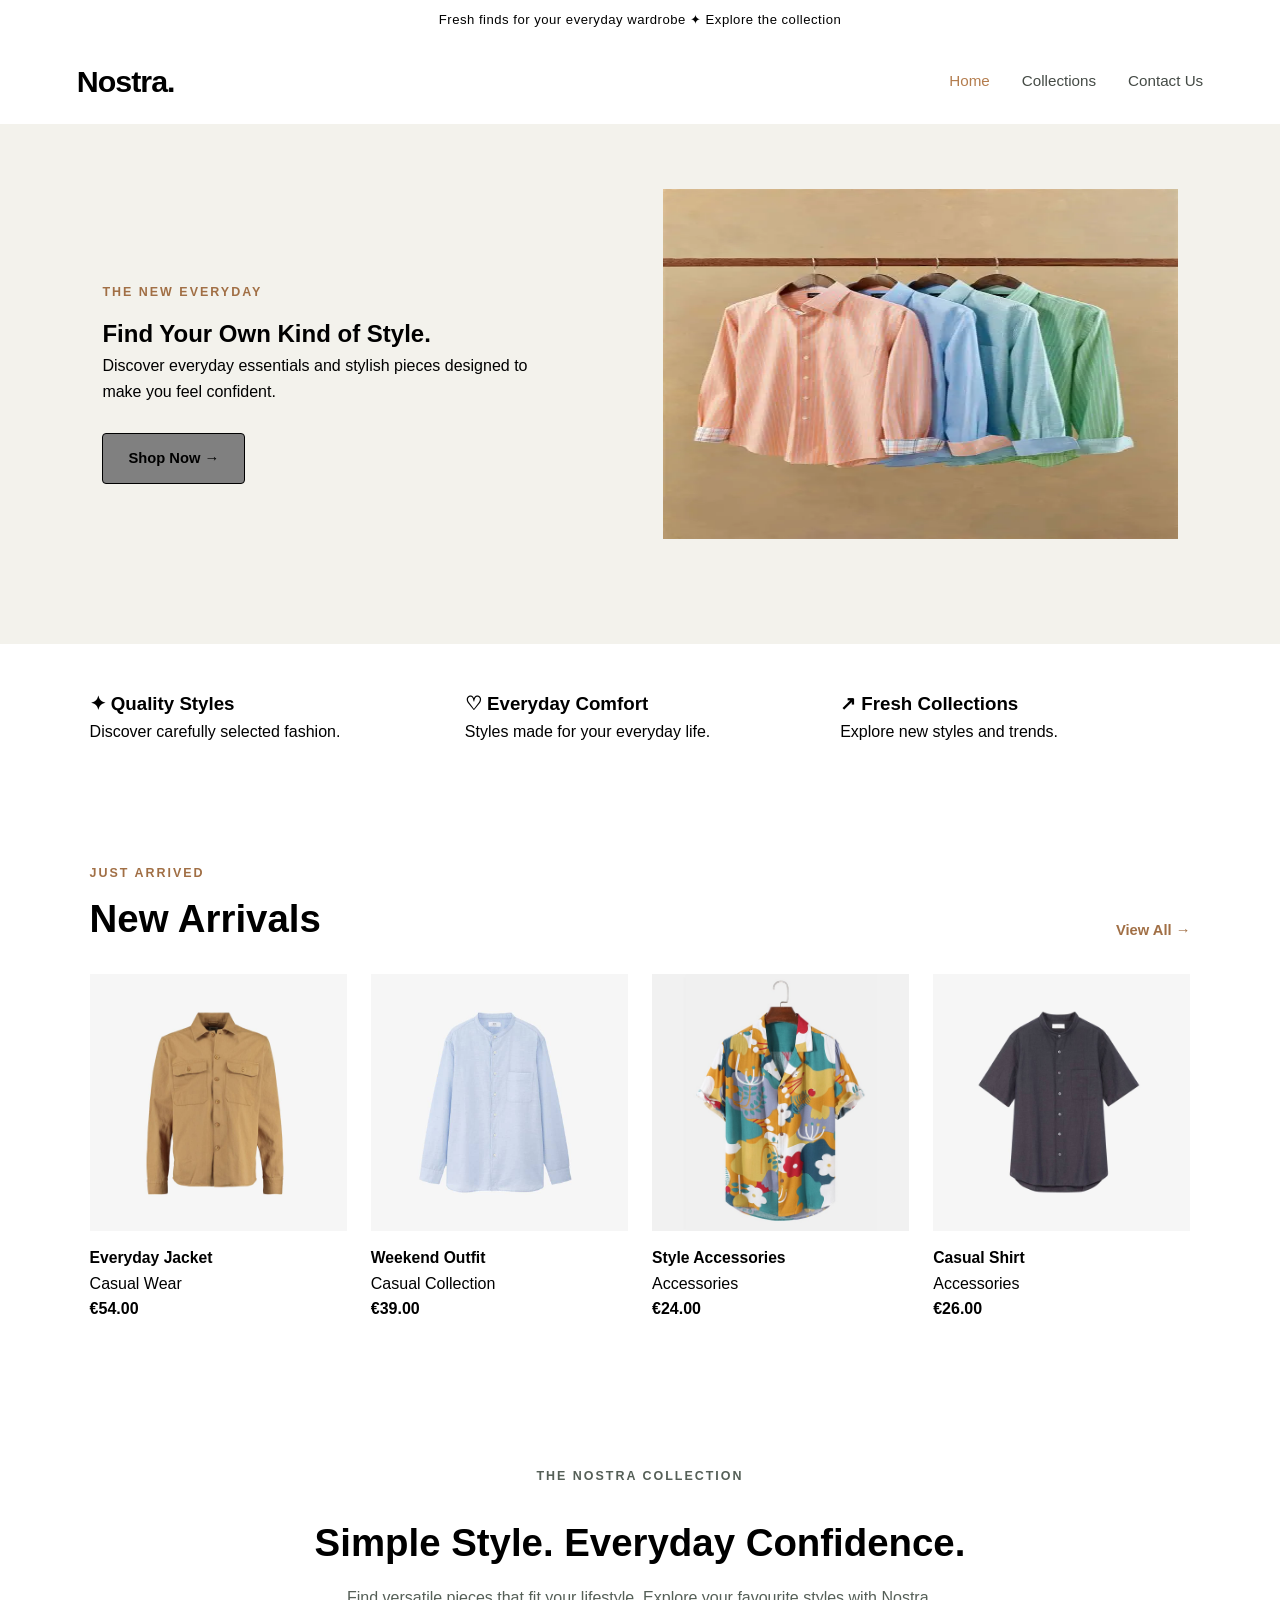
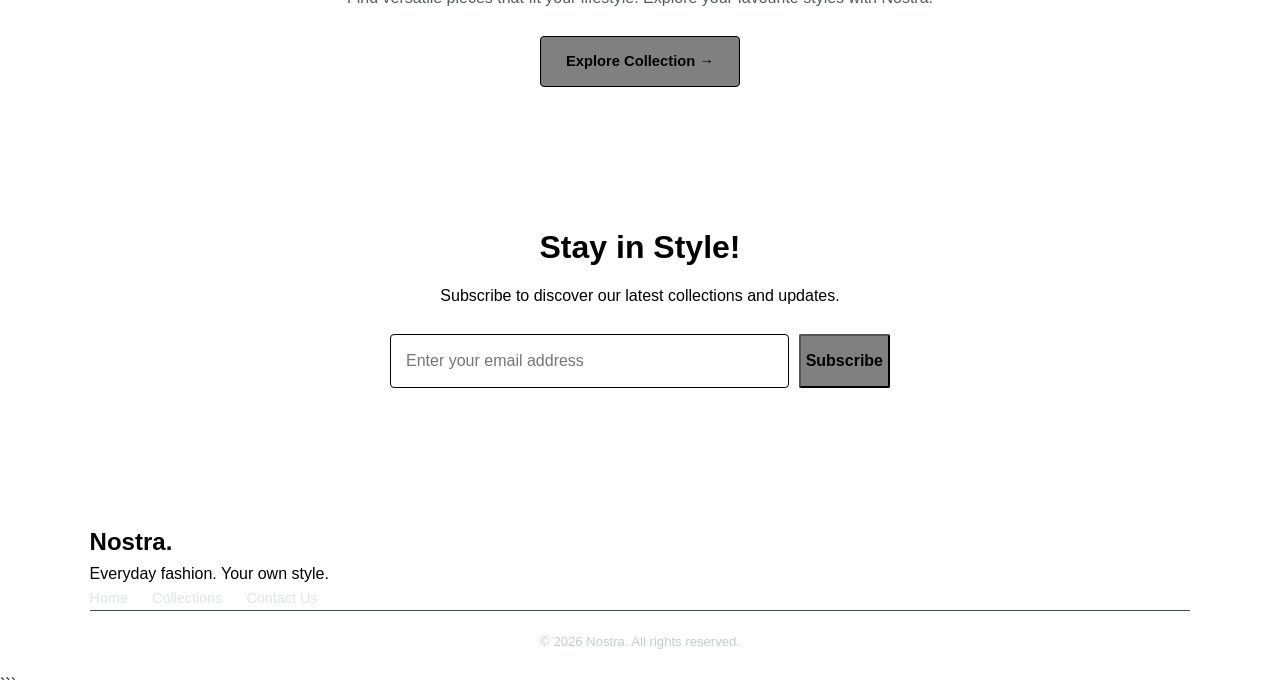
<file: index.html>
<!DOCTYPE html>
<html lang="en">

<head>
    <meta charset="UTF-8">
    <meta name="viewport" content="width=device-width, initial-scale=1.0">

    <title>Nostra - Home</title>

    <link rel="stylesheet" href="style.css">

    <link rel="preconnect" href="https://fonts.googleapis.com">
    <link href="https://fonts.googleapis.com/css2?family=Poppins:wght@400;500;600;700&display=swap"
        rel="stylesheet">

    <script src="script.js" defer></script>
</head>

<body>

    <!-- Announcement Bar -->
    <div class="announcement">
        Fresh finds for your everyday wardrobe ✦ Explore the collection
    </div>

    <!-- Navigation Bar -->
    <header class="navbar">

        <h1 class="logo">Nostra<span>.</span></h1>

        <button class="menu-toggle" aria-label="Toggle navigation"
            aria-expanded="false">☰</button>

        <nav class="nav-links">
            <a href="index.html" class="active">Home</a>
            <a href="collections.html">Collections</a>
            <a href="contact.html">Contact Us</a>
        </nav>

    </header>

    <!-- Hero Section -->
    <section class="hero">

        <div class="hero-content">

            <p class="eyebrow">THE NEW EVERYDAY</p>

            <h2>
                Find Your Own
                <span>Kind of Style.</span>
            </h2>

            <p>
                Discover everyday essentials and stylish pieces
                designed to make you feel confident.
            </p>

            <a href="collections.html" class="shop-button">
                Shop Now →
            </a>

        </div>

        <div class="hero-image">

            <img
                src="./images/image2.webp"
                alt="Fashion collection">

        </div>

    </section>

    <!-- Features Section -->
    <section class="features">

        <div>
            <h3>✦ Quality Styles</h3>
            <p>Discover carefully selected fashion.</p>
        </div>

        <div>
            <h3>♡ Everyday Comfort</h3>
            <p>Styles made for your everyday life.</p>
        </div>

        <div>
            <h3>↗ Fresh Collections</h3>
            <p>Explore new styles and trends.</p>
        </div>

    </section>

    <!-- New Arrivals -->
    <section class="products-section">

        <div class="section-heading">
            <div>
                <p class="eyebrow">JUST ARRIVED</p>
                <h2>New Arrivals</h2>
            </div>

            <a href="collections.html" class="view-link">
                View All →
            </a>
        </div>

        <div class="product-container">

            <!-- Product 1 -->
            <div class="product-card">

                <img
                    src="./images/mw-img1.jpg"
                    alt="Stylish jacket">

                <h3>Everyday Jacket</h3>

                <p>Casual Wear</p>

                <h4>€54.00</h4>

            </div>

            <!-- Product 2 -->
            <div class="product-card">

                <img
                    src="./images/mw-img2.jpg"
                    alt="Fashion outfit">

                <h3>Weekend Outfit</h3>

                <p>Casual Collection</p>

                <h4>€39.00</h4>

            </div>

            <!-- Product 3 -->
            <div class="product-card">

                <img
                    src="./images/mw-img3.jpg"
                    alt="Fashion accessories">

                <h3>Style Accessories</h3>

                <p>Accessories</p>

                <h4>€24.00</h4>

            </div>

            <div class="product-card">

                <img
                    src="./images/mw-img4.jpg"
                    alt="Fashion accessories">

                <h3>Casual Shirt</h3>

                <p>Accessories</p>

                <h4>€26.00</h4>

            </div>

        </div>

    </section>

    <!-- Promotional Section -->
    <section class="promo-section">

        <div>
            <p class="eyebrow">THE NOSTRA COLLECTION</p>

            <h2>
                Simple Style.
                <span>Everyday Confidence.</span>
            </h2>

            <p>
                Find versatile pieces that fit your lifestyle.
                Explore your favourite styles with Nostra.
            </p>

            <a href="collections.html" class="shop-button">
                Explore Collection →
            </a>
        </div>

    </section>

    <!-- Newsletter Section -->
    <section class="newsletter">

        <h2>Stay in Style!</h2>

        <p>
            Subscribe to discover our latest collections and updates.
        </p>

        <form data-newsletter>

            <input
                type="email" id="email"
                placeholder="Enter your email address"
                aria-label="Email address"
                required>

            <button type="submit" id="btn">Subscribe</button>

        </form>

        <p class="form-message" aria-live="polite"></p>

    </section>

    <!-- Footer -->
    <footer class="footer">

        <h2>Nostra<span>.</span></h2>

        <p>Everyday fashion. Your own style.</p>

        <div class="footer-links">
            <a href="index.html">Home</a>
            <a href="collections.html">Collections</a>
            <a href="contact.html">Contact Us</a>
        </div>

        <p class="copyright">
            © 2026 Nostra. All rights reserved.
        </p>

    </footer>

</body>

</html>
```
</file>
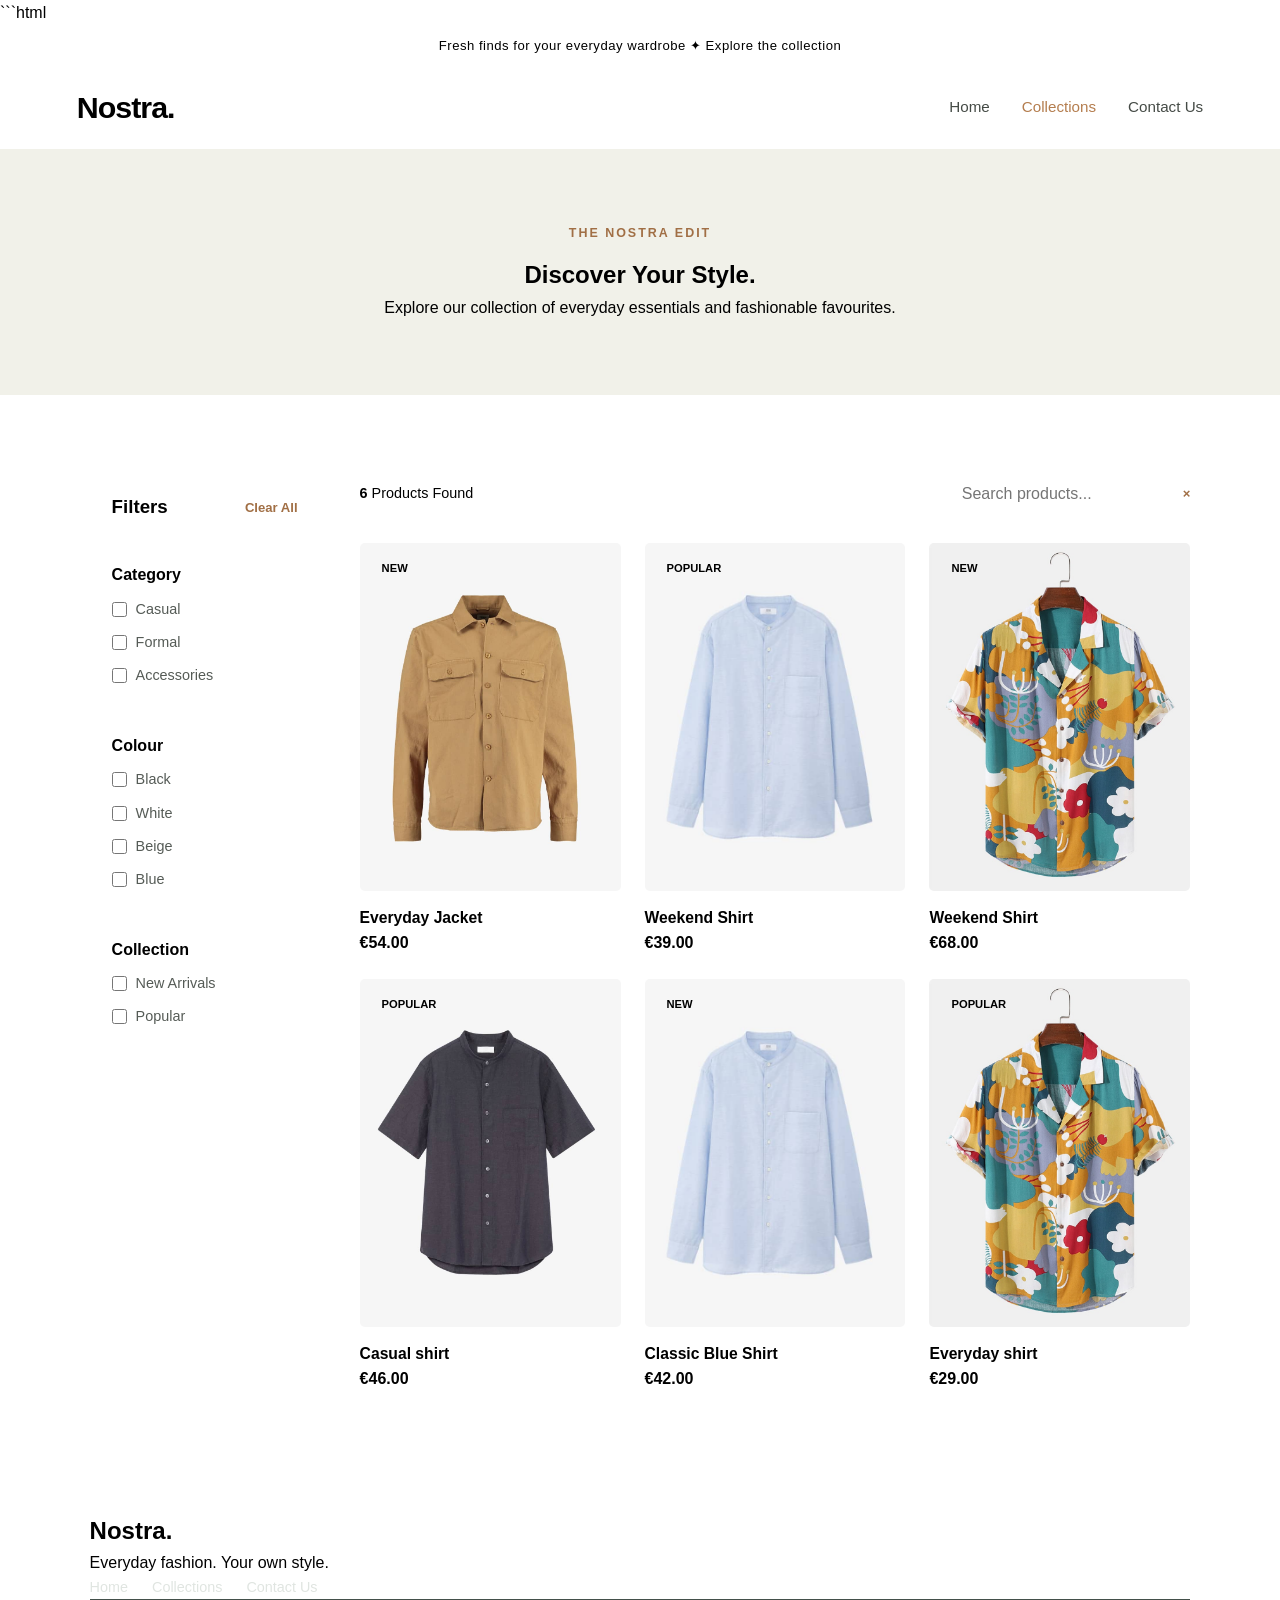
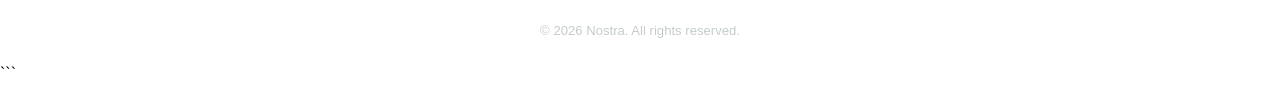
<file: collections.html>
```html
<!DOCTYPE html>
<html lang="en">

<head>
    <meta charset="UTF-8">
    <meta name="viewport" content="width=device-width, initial-scale=1.0">

    <title>Nostra - Collections</title>

    <link rel="stylesheet" href="style.css">

    <link rel="preconnect" href="https://fonts.googleapis.com">
    <link href="https://fonts.googleapis.com/css2?family=Poppins:wght@400;500;600;700&display=swap"
        rel="stylesheet">

    <script src="script.js" defer></script>
</head>

<body>

    <!-- Announcement Bar -->
    <div class="announcement">
        Fresh finds for your everyday wardrobe ✦ Explore the collection
    </div>

    <!-- Navigation Bar -->
    <header class="navbar">

        <h1 class="logo">Nostra<span>.</span></h1>

        <button class="menu-toggle" aria-label="Toggle navigation"
            aria-expanded="false">☰</button>

        <nav class="nav-links">
            <a href="index.html">Home</a>
            <a href="collections.html" class="active">Collections</a>
            <a href="contact.html">Contact Us</a>
        </nav>

    </header>

    <!-- Page Heading -->
    <section class="collection-banner">

        <p class="eyebrow">THE NOSTRA EDIT</p>

        <h2>Discover Your <span>Style.</span></h2>

        <p>
            Explore our collection of everyday essentials and
            fashionable favourites.
        </p>

    </section>

    <!-- Collections Section -->
    <section class="collections-section">

        <!-- Filters Sidebar -->
        <aside class="filters">

            <div class="filter-heading">
                <h3>Filters</h3>
                <button type="button" id="clear-filters">Clear All</button>
            </div>

            <!-- Category Filter -->
            <div class="filter-group">

                <h4>Category</h4>

                <label>
                    <input type="checkbox" name="category" value="casual">
                    Casual
                </label>

                <label>
                    <input type="checkbox" name="category" value="formal">
                    Formal
                </label>

                <label>
                    <input type="checkbox" name="category" value="accessories">
                    Accessories
                </label>

            </div>

            <!-- Colour Filter -->
            <div class="filter-group">

                <h4>Colour</h4>

                <label>
                    <input type="checkbox" name="color" value="black">
                    Black
                </label>

                <label>
                    <input type="checkbox" name="color" value="white">
                    White
                </label>

                <label>
                    <input type="checkbox" name="color" value="beige">
                    Beige
                </label>

                <label>
                    <input type="checkbox" name="color" value="blue">
                    Blue
                </label>

            </div>

            <!-- Collection Filter -->
            <div class="filter-group">

                <h4>Collection</h4>

                <label>
                    <input type="checkbox" name="arrival" value="new">
                    New Arrivals
                </label>

                <label>
                    <input type="checkbox" name="arrival" value="popular">
                    Popular
                </label>

            </div>

        </aside>

        <!-- Products Area -->
        <div class="collection-products">

            <!-- Search Bar -->
            <div class="collection-toolbar">

                <p>
                    <strong id="result-count">6</strong>
                    Products Found
                </p>

                <div class="search-box">

                    <input
                        type="search"
                        id="product-search"
                        placeholder="Search products..."
                        aria-label="Search products">

                    <button
                        type="button"
                        id="clear-search"
                        aria-label="Clear search">
                        ×
                    </button>

                </div>

            </div>

            <!-- Product Grid -->
            <div class="product-container" id="product-grid">

                <!-- Product 1 -->
                <div class="product-card"
                    data-name="Everyday Jacket"
                    data-category="casual"
                    data-color="beige"
                    data-arrival="new">

                    <div class="product-image">
                        <img
                            src="./images/mw-img1.jpg"
                            alt="Everyday jacket">

                        <span class="badge">NEW</span>
                    </div>

                    <h3>Everyday Jacket</h3>
                    
                    <h4>€54.00</h4>

                </div>

                <!-- Product 2 -->
                <div class="product-card"
                    data-name="Weekend Shirt"
                    data-category="casual"
                    data-color="white"
                    data-arrival="popular">

                    <div class="product-image">
                        <img
                            src="./images/mw-img2.jpg"
                            alt="White casual shirt">

                        <span class="badge">POPULAR</span>
                    </div>

                    <h3>Weekend Shirt</h3>
                  
                    <h4>€39.00</h4>

                </div>

                <!-- Product 3 -->
                <div class="product-card"
                    data-name="City Blazer"
                    data-category="formal"
                    data-color="black"
                    data-arrival="new">

                    <div class="product-image">
                        <img
                            src="./images/mw-img3.jpg"
                            alt="Black blazer">

                        <span class="badge">NEW</span>
                    </div>

                    <h3>Weekend Shirt</h3>
                   
                    <h4>€68.00</h4>

                </div>

                <!-- Product 4 -->
                <div class="product-card"
                    data-name="Soft Knit Sweater"
                    data-category="casual"
                    data-color="beige"
                    data-arrival="popular">

                    <div class="product-image">
                        <img
                            src="./images/mw-img4.jpg"
                            alt="Knit sweater">

                        <span class="badge">POPULAR</span>
                    </div>

                    <h3>Casual shirt</h3>
                    
                    <h4>€46.00</h4>

                </div>

                <!-- Product 5 -->
                <div class="product-card"
                    data-name="Classic Blue Shirt"
                    data-category="formal"
                    data-color="blue"
                    data-arrival="new">

                    <div class="product-image">
                        <img
                            src="./images/mw-img2.jpg"
                            alt="Blue shirt">

                        <span class="badge">NEW</span>
                    </div>

                    <h3>Classic Blue Shirt</h3>
                 
                    <h4>€42.00</h4>

                </div>

                <!-- Product 6 -->
                <div class="product-card"
                    data-name="Everyday Tote"
                    data-category="accessories"
                    data-color="beige"
                    data-arrival="popular">

                    <div class="product-image">
                        <img
                            src="./images/mw-img3.jpg"
                            alt="Everyday shirt">

                        <span class="badge">POPULAR</span>
                    </div>

                    <h3>Everyday shirt</h3>
                  
                    <h4>€29.00</h4>

                </div>

                

            </div>

            <!-- No Results Message -->
            <p id="empty-state" class="empty-state" hidden>
                No products found. Try another search or clear your filters.
            </p>

        </div>

    </section>

    <!-- Footer -->
    <footer class="footer">

        <h2>Nostra<span>.</span></h2>

        <p>Everyday fashion. Your own style.</p>

        <div class="footer-links">
            <a href="index.html">Home</a>
            <a href="collections.html">Collections</a>
            <a href="contact.html">Contact Us</a>
        </div>

        <p class="copyright">
            © 2026 Nostra. All rights reserved.
        </p>

    </footer>

</body>

</html>
```
</file>
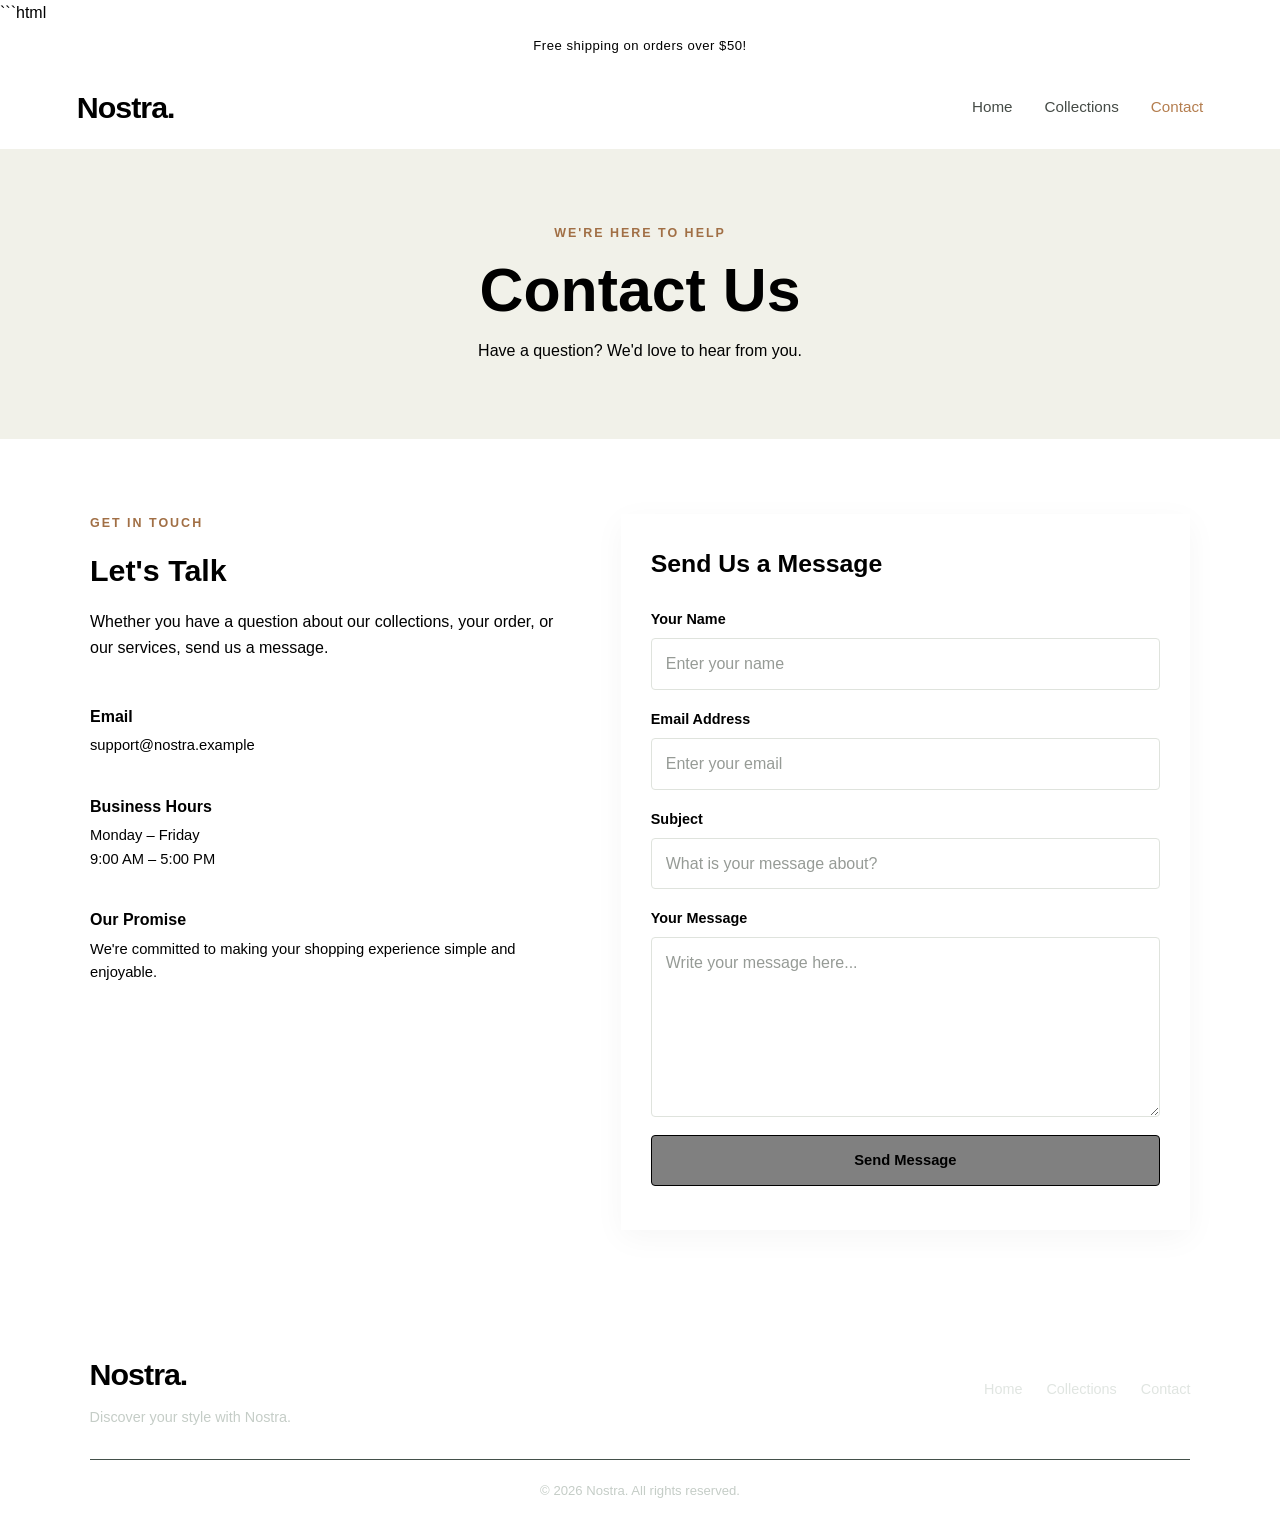
<file: contact.html>
```html
<!DOCTYPE html>
<html lang="en">
<head>
    <meta charset="UTF-8">
    <meta name="viewport" content="width=device-width, initial-scale=1.0">
    <meta name="description" content="Contact Nostra for questions about our products, orders, and services.">
    <title>Contact Us | Nostra</title>
    <link rel="stylesheet" href="style.css">
    <script src="script.js" defer></script>
</head>
<body>

    <!-- Announcement Bar -->
    <div class="announcement">
        Free shipping on orders over $50!
    </div>

    <!-- Navigation -->
    <header class="navbar">
        <a href="index.html" class="logo">Nostra<span>.</span></a>

        <button class="menu-toggle" type="button" aria-label="Toggle navigation" aria-expanded="false">
            ☰
        </button>

        <nav class="nav-links">
            <a href="index.html">Home</a>
            <a href="collections.html">Collections</a>
            <a href="contact.html" class="active">Contact</a>
        </nav>
    </header>

    <main>
        <!-- Contact Banner -->
        <section class="contact-banner">
            <p class="eyebrow">WE'RE HERE TO HELP</p>
            <h1>Contact Us</h1>
            <p>Have a question? We'd love to hear from you.</p>
        </section>

        <!-- Contact Section -->
        <section class="contact-section">
            <div class="contact-info">
                <p class="eyebrow">GET IN TOUCH</p>
                <h2>Let's Talk</h2>
                <p>
                    Whether you have a question about our collections,
                    your order, or our services, send us a message.
                </p>

                <div class="contact-detail">
                    <h3>Email</h3>
                    <p>support@nostra.example</p>
                </div>

                <div class="contact-detail">
                    <h3>Business Hours</h3>
                    <p>Monday – Friday</p>
                    <p>9:00 AM – 5:00 PM</p>
                </div>

                <div class="contact-detail">
                    <h3>Our Promise</h3>
                    <p>We're committed to making your shopping experience simple and enjoyable.</p>
                </div>
            </div>

            <!-- Contact Form -->
            <div class="contact-form">
                <h2>Send Us a Message</h2>

                <form id="contact-form">
                    <div class="form-group">
                        <label for="contact-name">Your Name</label>
                        <input
                            type="text"
                            id="contact-name"
                            name="name"
                            placeholder="Enter your name"
                            required
                        >
                    </div>

                    <div class="form-group">
                        <label for="contact-email">Email Address</label>
                        <input
                            type="email"
                            id="contact-email"
                            name="email"
                            placeholder="Enter your email"
                            required
                        >
                    </div>

                    <div class="form-group">
                        <label for="contact-subject">Subject</label>
                        <input
                            type="text"
                            id="contact-subject"
                            name="subject"
                            placeholder="What is your message about?"
                            required
                        >
                    </div>

                    <div class="form-group">
                        <label for="contact-message-input">Your Message</label>
                        <textarea
                            id="contact-message-input"
                            name="message"
                            rows="6"
                            placeholder="Write your message here..."
                            required
                        ></textarea>
                    </div>

                    <button type="submit" class="shop-button">Send Message</button>

                    <p id="contact-message" class="form-message" role="status" aria-live="polite"></p>
                </form>
            </div>
        </section>
    </main>

    <!-- Footer -->
    <footer class="footer">
        <div class="footer-content">
            <div>
                <a href="index.html" class="logo">Nostra<span>.</span></a>
                <p>Discover your style with Nostra.</p>
            </div>

            <div class="footer-links">
                <a href="index.html">Home</a>
                <a href="collections.html">Collections</a>
                <a href="contact.html">Contact</a>
            </div>
        </div>

        <p class="copyright">
            &copy; 2026 Nostra. All rights reserved.
        </p>
    </footer>

</body>
</html>
</file>
<file: style.css>
```css
/* =========================
   NOSTRA - GLOBAL STYLES
========================= */

:root {
    --primary: #1d2925;
    --secondary: #d9e5dc;
    --accent: #d9a477;
    --background: #ffffff;
    --light-background: #f6f7f4;
    --text: #242824;
    --muted: #737873;
    --border: #e5e8e3;
    --white: #ffffff;
    --radius: 12px;
    --transition: 0.25s ease;
}

* {
    margin: 0;
    padding: 0;
    box-sizing: border-box;
}

html {
    scroll-behavior: smooth;
}

body {
    font-family: Arial, Helvetica, sans-serif;
    background: var(--background);
    color: var(--text);
    line-height: 1.6;
}

img {
    display: block;
    max-width: 100%;
}

a {
    color: inherit;
    text-decoration: none;
}

button,
input,
textarea {
    font: inherit;
}

button {
    cursor: pointer;
}

button:focus-visible,
a:focus-visible,
input:focus-visible,
textarea:focus-visible {
    outline: 3px solid var(--accent);
    outline-offset: 3px;
}

.container {
    width: min(1200px, 90%);
    margin: 0 auto;
}

.eyebrow {
    color: #a16f45;
    font-size: 0.78rem;
    font-weight: 700;
    letter-spacing: 2px;
    margin-bottom: 12px;
}


/* =========================
   ANNOUNCEMENT BAR
========================= */

.announcement {
    background: var(--primary);
    color: var(--white);
    padding: 9px 15px;
    text-align: center;
    font-size: 0.82rem;
    letter-spacing: 0.5px;
}


/* =========================
   NAVIGATION
========================= */

.navbar {
    min-height: 82px;
    padding: 18px 6%;
    display: flex;
    justify-content: space-between;
    align-items: center;
    gap: 24px;
    background: var(--white);
    border-bottom: 1px solid var(--border);
    position: relative;
    z-index: 10;
}

.logo {
    color: var(--primary);
    font-size: 1.9rem;
    font-weight: 800;
    letter-spacing: -1px;
}

.logo span {
    color: var(--accent);
}

.nav-links {
    display: flex;
    align-items: center;
    gap: 32px;
}

.nav-links a {
    color: #454b46;
    font-size: 0.95rem;
    transition: color var(--transition);
}

.nav-links a:hover,
.nav-links a.active {
    color: #b47d4e;
}

.menu-toggle {
    display: none;
    border: none;
    background: transparent;
    color: var(--primary);
    font-size: 1.7rem;
    padding: 4px 8px;
}


/* =========================
   BUTTONS
========================= */

.shop-button {
    display: inline-flex;
    align-items: center;
    justify-content: center;
    background: var(--primary);
    color: var(--white);
    border: 1px solid var(--primary);
    padding: 13px 25px;
    border-radius: 4px;
    font-size: 0.92rem;
    font-weight: 600;
    transition:
        background var(--transition),
        color var(--transition),
        transform var(--transition);
}

.shop-button:hover {
    background: transparent;
    color: var(--primary);
    transform: translateY(-2px);
}


/* =========================
   HOME PAGE HERO
========================= */

.hero {
    min-height: 520px;
    display: grid;
    grid-template-columns: 1fr 1fr;
    align-items: center;
    gap: 45px;
    padding: 65px 8%;
    background: #f3f2ec;
}

.hero-content {
    max-width: 530px;
}

.hero-content h1 {
    font-size: clamp(2.5rem, 5vw, 4.5rem);
    line-height: 1.08;
    letter-spacing: -2px;
    margin-bottom: 22px;
    color: var(--primary);
}

.hero-content p:not(.eyebrow) {
    max-width: 450px;
    color: var(--muted);
    margin-bottom: 28px;
}

.hero-image {
    width: 100%;
    height: 390px;
    object-fit: cover;
    border-radius: 4px;
}
.hero-image img{
    height:350px;
    width:700px;
}


/* =========================
   FEATURES
========================= */

.features {
    display: grid;
    grid-template-columns: repeat(3, 1fr);
    gap: 25px;
    padding: 45px 7%;
    border-bottom: 1px solid var(--border);
}

.feature {
    text-align: center;
    padding: 12px;
}

.feature h3 {
    font-size: 1rem;
    margin-bottom: 6px;
}

.feature p {
    font-size: 0.9rem;
    color: var(--muted);
}


/* =========================
   PRODUCT SECTIONS
========================= */

.products-section,
.collections-section {
    padding: 75px 7%;
}

.section-heading {
    display: flex;
    align-items: end;
    justify-content: space-between;
    gap: 20px;
    margin-bottom: 32px;
}

.section-heading h2,
.collection-toolbar h2 {
    color: var(--primary);
    font-size: clamp(1.8rem, 3vw, 2.5rem);
    line-height: 1.2;
}

.view-link {
    color: #a16f45;
    font-size: 0.92rem;
    font-weight: 700;
    white-space: nowrap;
}

.view-link:hover {
    text-decoration: underline;
}

.product-container {
    display: grid;
    grid-template-columns: repeat(4, minmax(0, 1fr));
    gap: 24px;
}

.product-card {
    min-width: 0;
    position: relative;
    justify-content: space-between;
}

.product-image {
    position: relative;
    overflow: hidden;
    background: var(--light-background);
    border-radius: 5px;
    aspect-ratio: 3 / 4;
}

.product-image img {
    width: 100%;
    height: 100%;
    object-fit: cover;
    transition: transform 0.4s ease;
}

.product-card:hover .product-image img {
    transform: scale(1.05);
}

.badge {
    position: absolute;
    top: 12px;
    left: 12px;
    z-index: 1;
    background: var(--white);
    color: var(--primary);
    padding: 5px 10px;
    border-radius: 3px;
    font-size: 0.7rem;
    font-weight: 700;
    text-transform: uppercase;
}

.product-card h3 {
    margin-top: 14px;
    font-size: 0.98rem;
    font-weight: 600;
}

.product-card .product-category {
    color: var(--muted);
    font-size: 0.85rem;
    margin-top: 3px;
}

.product-card .product-price {
    margin-top: 6px;
    color: var(--primary);
    font-weight: 700;
}


/* =========================
   PROMOTIONAL SECTION
========================= */

.promo-section {
    padding: 70px 8%;
    text-align: center;
    background: var(--secondary);
}

.promo-section h2 {
    font-size: clamp(1.8rem, 3vw, 2.7rem);
    color: var(--primary);
    margin-bottom: 12px;
}

.promo-section p {
    color: #555f57;
    margin-bottom: 25px;
}


/* =========================
   NEWSLETTER
========================= */

.newsletter {
    padding: 65px 7%;
    text-align: center;
    background: var(--light-background);
}

.newsletter h2 {
    font-size: 2rem;
    color: var(--primary);
    margin-bottom: 10px;
}

.newsletter > p {
    color: var(--muted);
    margin-bottom: 25px;
}

.newsletter form {
    display: flex;
    max-width: 500px;
    margin: 0 auto;
    gap: 10px;
}

.newsletter input {
    flex: 1;
    min-width: 0;
    padding: 13px 15px;
    border: 1px solid var(--border);
    border-radius: 4px;
    background: var(--white);
}

.form-message {
    margin-top: 14px;
    font-size: 0.9rem;
    color: var(--primary);
}
#email{
border:solid black 1px;
}
#btn{
    padding: 5px;
    background-color: gray;
    border-radius: 2px;
  
    font-weight: bold;
}


/* =========================
   COLLECTIONS PAGE
========================= */

.collection-banner {
    padding: 75px 7%;
    text-align: center;
    background: #f1f1e9;
}

.collection-banner h1 {
    font-size: clamp(2.3rem, 5vw, 3.8rem);
    line-height: 1.15;
    color: var(--primary);
    margin-bottom: 14px;
}

.collection-banner p:not(.eyebrow) {
    color: var(--muted);
}

.collections-section {
    display: grid;
    grid-template-columns: 230px minmax(0, 1fr);
    align-items: start;
    gap: 40px;
}

.filters {
    padding: 22px;
    border: 1px solid var(--border);
    border-radius: var(--radius);
    background: var(--white);
}

.filter-heading {
    display: flex;
    justify-content: space-between;
    align-items: center;
    gap: 10px;
    margin-bottom: 22px;
}

.filter-heading h2 {
    font-size: 1.2rem;
}

#clear-filters,
#clear-search {
    background: transparent;
    border: none;
    color: #a16f45;
    font-size: 0.82rem;
    font-weight: 700;
}

#clear-filters:hover,
#clear-search:hover {
    text-decoration: underline;
}

.filter-group {
    border-top: 1px solid var(--border);
    padding: 18px 0;
}

.filter-group h3 {
    font-size: 0.95rem;
    margin-bottom: 12px;
}

.filter-group label {
    display: flex;
    align-items: center;
    gap: 9px;
    margin: 10px 0;
    font-size: 0.9rem;
    color: #555b56;
    cursor: pointer;
}

.filter-group input {
    accent-color: var(--primary);
    width: 15px;
    height: 15px;
}

.collection-main {
    min-width: 0;
}

.collection-toolbar {
    display: flex;
    justify-content: space-between;
    align-items: center;
    gap: 20px;
    flex-wrap: wrap;
    margin-bottom: 25px;
}

.collection-toolbar p {
    color: var(--muted);
    font-size: 0.9rem;
}

.search-box {
    display: flex;
    align-items: center;
    gap: 8px;
}

.search-box input {
    width: min(240px, 100%);
    padding: 11px 13px;
    border: 1px solid var(--border);
    border-radius: 4px;
}

#product-grid {
    grid-template-columns: repeat(3, minmax(0, 1fr));
}

#empty-state {
    margin-top: 30px;
    padding: 35px 20px;
    text-align: center;
    background: var(--light-background);
    border-radius: var(--radius);
}

#empty-state h3 {
    margin-bottom: 8px;
}

#empty-state p {
    color: var(--muted);
}


/* =========================
   CONTACT PAGE
========================= */

.contact-banner {
    padding: 75px 7%;
    text-align: center;
    background: #f1f1e9;
}

.contact-banner h1 {
    font-size: clamp(2.4rem, 5vw, 3.8rem);
    color: var(--primary);
    line-height: 1.15;
    margin-bottom: 12px;
}

.contact-banner > p:last-child {
    color: var(--muted);
}

.contact-section {
    width: min(1100px, 88%);
    margin: 0 auto;
    padding: 75px 0;
    display: grid;
    grid-template-columns: 0.9fr 1.1fr;
    gap: 65px;
    align-items: start;
}

.contact-info h2,
.contact-form h2 {
    color: var(--primary);
    font-size: 1.9rem;
    margin-bottom: 15px;
}

.contact-info > p:not(.eyebrow) {
    color: var(--muted);
    margin-bottom: 25px;
}

.contact-detail {
    padding: 18px 0;
    border-bottom: 1px solid var(--border);
}

.contact-detail h3 {
    font-size: 1rem;
    margin-bottom: 5px;
}

.contact-detail p {
    color: var(--muted);
    font-size: 0.92rem;
}

.contact-form {
    padding: 30px;
    border: 1px solid var(--border);
    border-radius: var(--radius);
    box-shadow: 0 8px 30px rgba(0, 0, 0, 0.04);
}

.contact-form h2 {
    font-size: 1.55rem;
    margin-bottom: 25px;
}

.form-group {
    margin-bottom: 18px;
}

.form-group label {
    display: block;
    margin-bottom: 7px;
    font-size: 0.9rem;
    font-weight: 600;
}

.form-group input,
.form-group textarea {
    display: block;
    width: 100%;
    padding: 12px 14px;
    border: 1px solid #dfe3dd;
    border-radius: 4px;
    background: #fff;
    color: var(--text);
    resize: vertical;
}

.form-group input::placeholder,
.form-group textarea::placeholder {
    color: #969b96;
}

.contact-form .shop-button {
    width: 100%;
}
.shop-button{
    border: black solid 1px;
    background-color: gray;
    
}


/* =========================
   FOOTER
========================= */

.footer {
    background: var(--primary);
    color: var(--white);
    padding: 45px 7% 20px;
}

.footer .logo {
    color: var(--white);
}

.footer-content {
    display: flex;
    justify-content: space-between;
    align-items: center;
    gap: 30px;
    padding-bottom: 30px;
}

.footer-content p {
    color: #c5cdc7;
    font-size: 0.9rem;
    margin-top: 7px;
}

.footer-links {
    display: flex;
    gap: 24px;
    flex-wrap: wrap;
}

.footer-links a {
    color: #e0e5e1;
    font-size: 0.9rem;
    transition: color var(--transition);
}

.footer-links a:hover {
    color: var(--accent);
}

.copyright {
    padding-top: 20px;
    border-top: 1px solid #43504a;
    text-align: center;
    color: #c5cdc7;
    font-size: 0.82rem;
}


/* =========================
   RESPONSIVE DESIGN
========================= */

@media (max-width: 1000px) {
    .hero {
        padding: 50px 6%;
        gap: 30px;
    }

    .product-container {
        grid-template-columns: repeat(2, minmax(0, 1fr));
    }

    #product-grid {
        grid-template-columns: repeat(2, minmax(0, 1fr));
    }

    .collections-section {
        grid-template-columns: 200px minmax(0, 1fr);
        gap: 25px;
        padding-left: 5%;
        padding-right: 5%;
    }

    .contact-section {
        gap: 35px;
    }
}

@media (max-width: 700px) {
    .navbar {
        min-height: 70px;
        padding: 15px 5%;
        flex-wrap: wrap;
    }

    .logo {
        font-size: 1.7rem;
    }

    .menu-toggle {
        display: block;
    }

    .nav-links {
        display: none;
        width: 100%;
        flex-direction: column;
        align-items: stretch;
        gap: 0;
        padding-top: 10px;
    }

    .nav-links.open {
        display: flex;
    }

    .nav-links a {
        padding: 12px 5px;
        border-top: 1px solid var(--border);
    }

    .hero {
        grid-template-columns: 1fr;
        padding: 50px 6%;
    }

    .hero-content h1 {
        font-size: 2.8rem;
    }

    .hero-image {
        height: 320px;
    }

    .features {
        grid-template-columns: 1fr;
        gap: 12px;
        padding: 30px 6%;
    }

    .products-section {
        padding: 50px 6%;
    }

    .section-heading {
        align-items: flex-start;
    }

    .section-heading h2 {
        font-size: 1.8rem;
    }

    .product-container,
    #product-grid {
        grid-template-columns: repeat(2, minmax(0, 1fr));
        gap: 18px 12px;
    }

    .product-card h3 {
        font-size: 0.9rem;
    }

    .badge {
        top: 8px;
        left: 8px;
        padding: 4px 7px;
        font-size: 0.65rem;
    }

    .promo-section,
    .newsletter {
        padding: 50px 6%;
    }

    .newsletter form {
        flex-direction: column;
    }

    .newsletter form .shop-button {
        width: 100%;
    }

    .collection-banner,
    .contact-banner {
        padding: 55px 6%;
    }

    .collections-section {
        grid-template-columns: 1fr;
        padding: 40px 6%;
    }

    .filters {
        width: 100%;
    }

    .collection-toolbar {
        align-items: flex-start;
    }

    .search-box {
        width: 100%;
    }

    .search-box input {
        flex: 1;
        width: 100%;
    }

    .contact-section {
        grid-template-columns: 1fr;
        width: 88%;
        padding: 50px 0;
        gap: 35px;
    }

    .contact-form {
        padding: 22px;
    }

    .footer-content {
        flex-direction: column;
        align-items: flex-start;
    }

    .footer-links {
        gap: 15px;
    }
}

@media (max-width: 380px) {
    .hero-content h1 {
        font-size: 2.35rem;
    }

    .product-container,
    #product-grid {
        gap: 15px 9px;
    }

    .section-heading {
        flex-direction: column;
        align-items: flex-start;
    }

    .contact-form {
        padding: 17px;
    }
}
</file>
